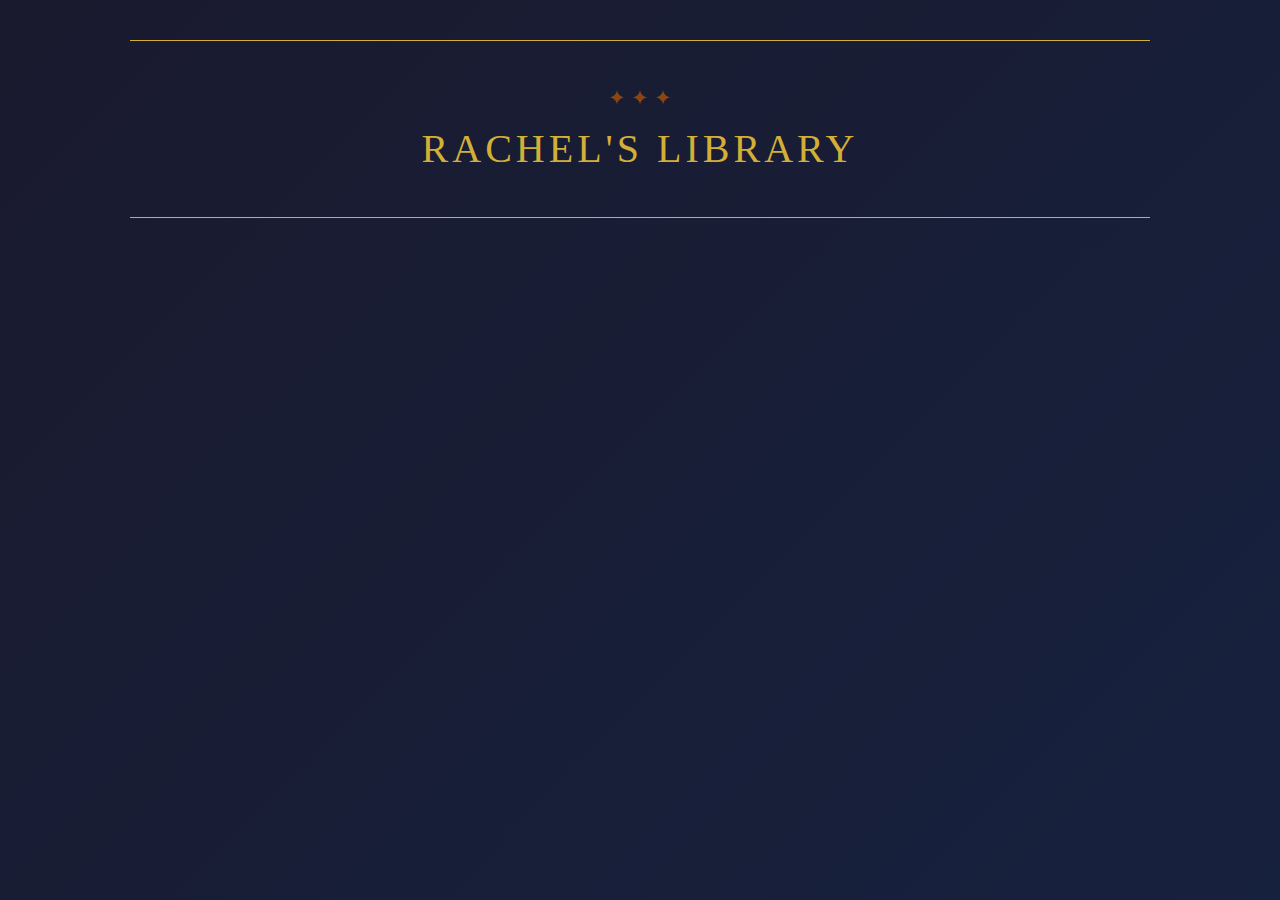
<file: 2024.html>
<!DOCTYPE html>
<html lang="en">
<head>
    <meta charset="UTF-8">
    <meta name="viewport" content="width=device-width, initial-scale=1.0">
    <title>Rachel's Library</title>
    <link rel="stylesheet" href="styles.css">
</head>
<body>
    <div class="container">
        <div class="header">
            <div class="ornament">✦ ✦ ✦</div>
            <h1>Rachel's Library</h1>
            <div class="nav-links"></div>
        </div>

        <!-- The gallery div with data attributes for which table/view to load -->
        <div id="gallery" class="gallery hidden" data-table-name="Books read" data-view-name="2024"></div>
    </div>

    <script src="library.js"></script>
</body>
</html>
</file>
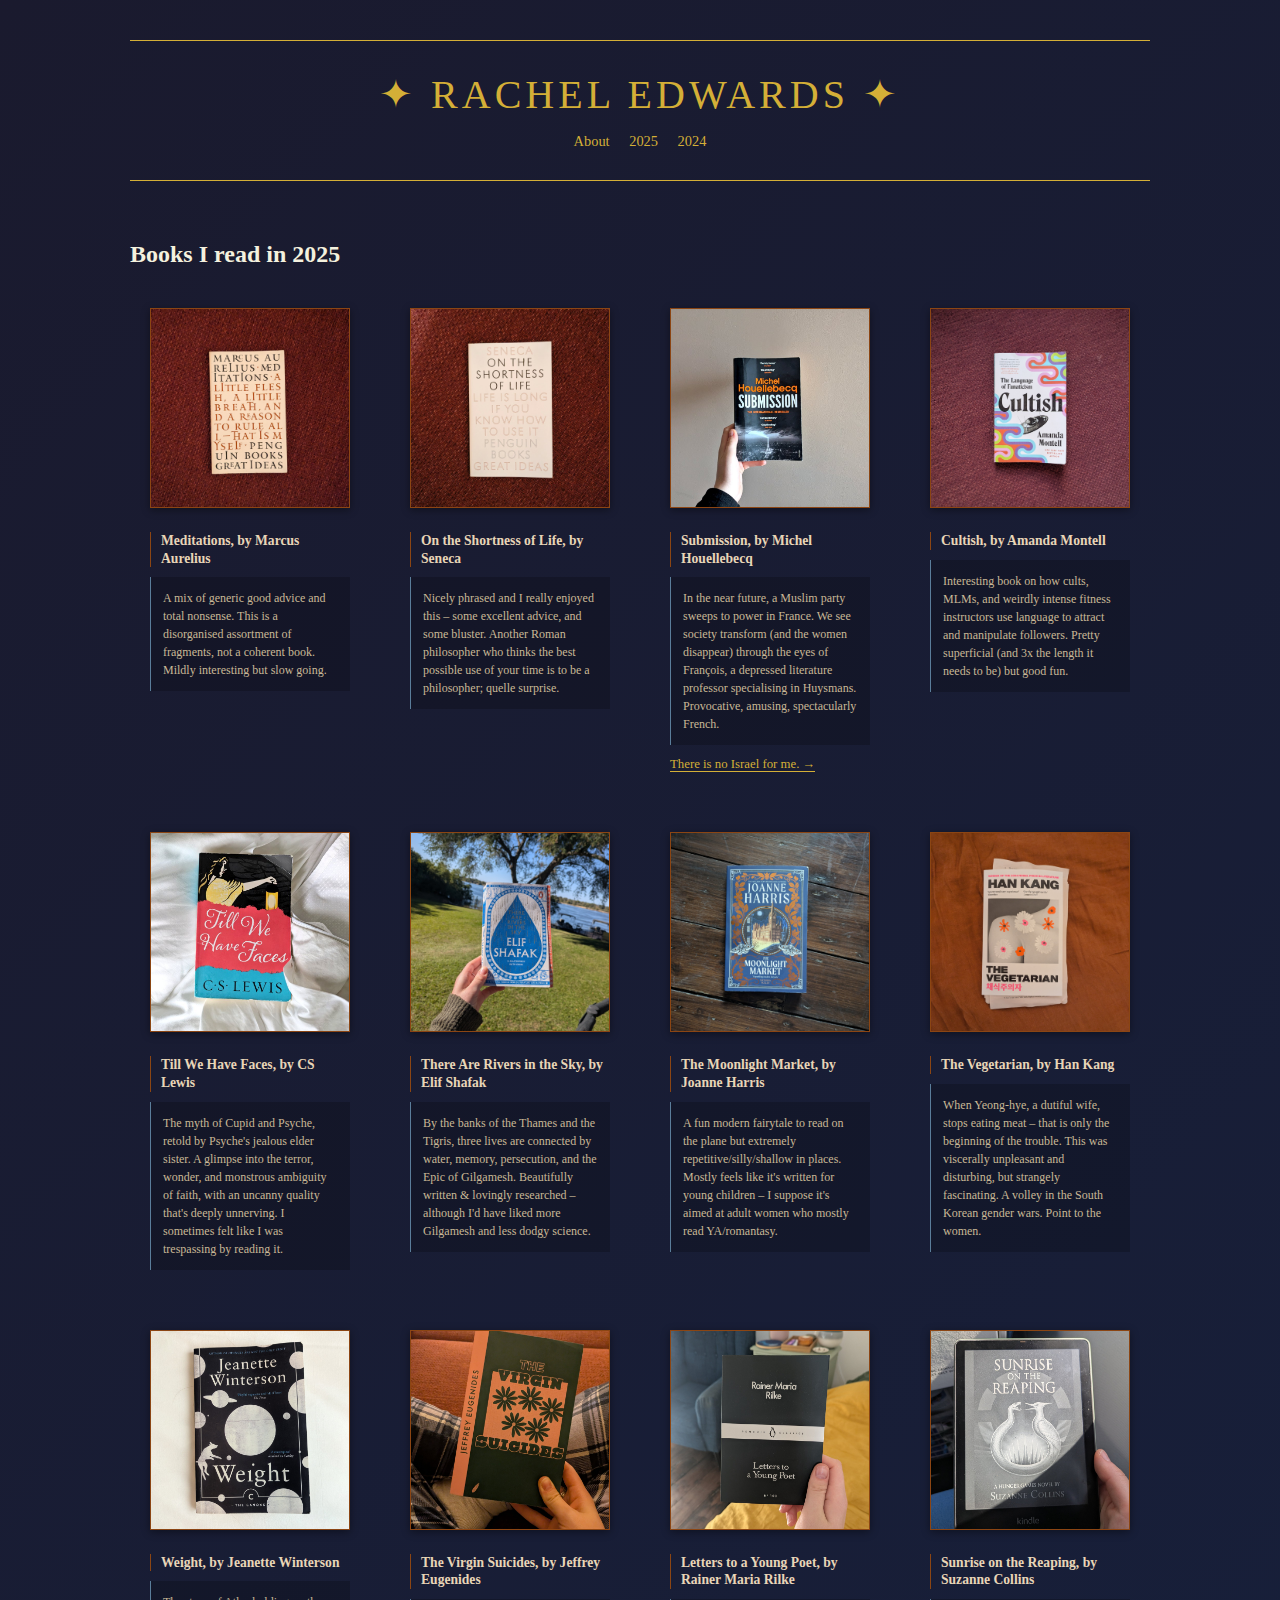
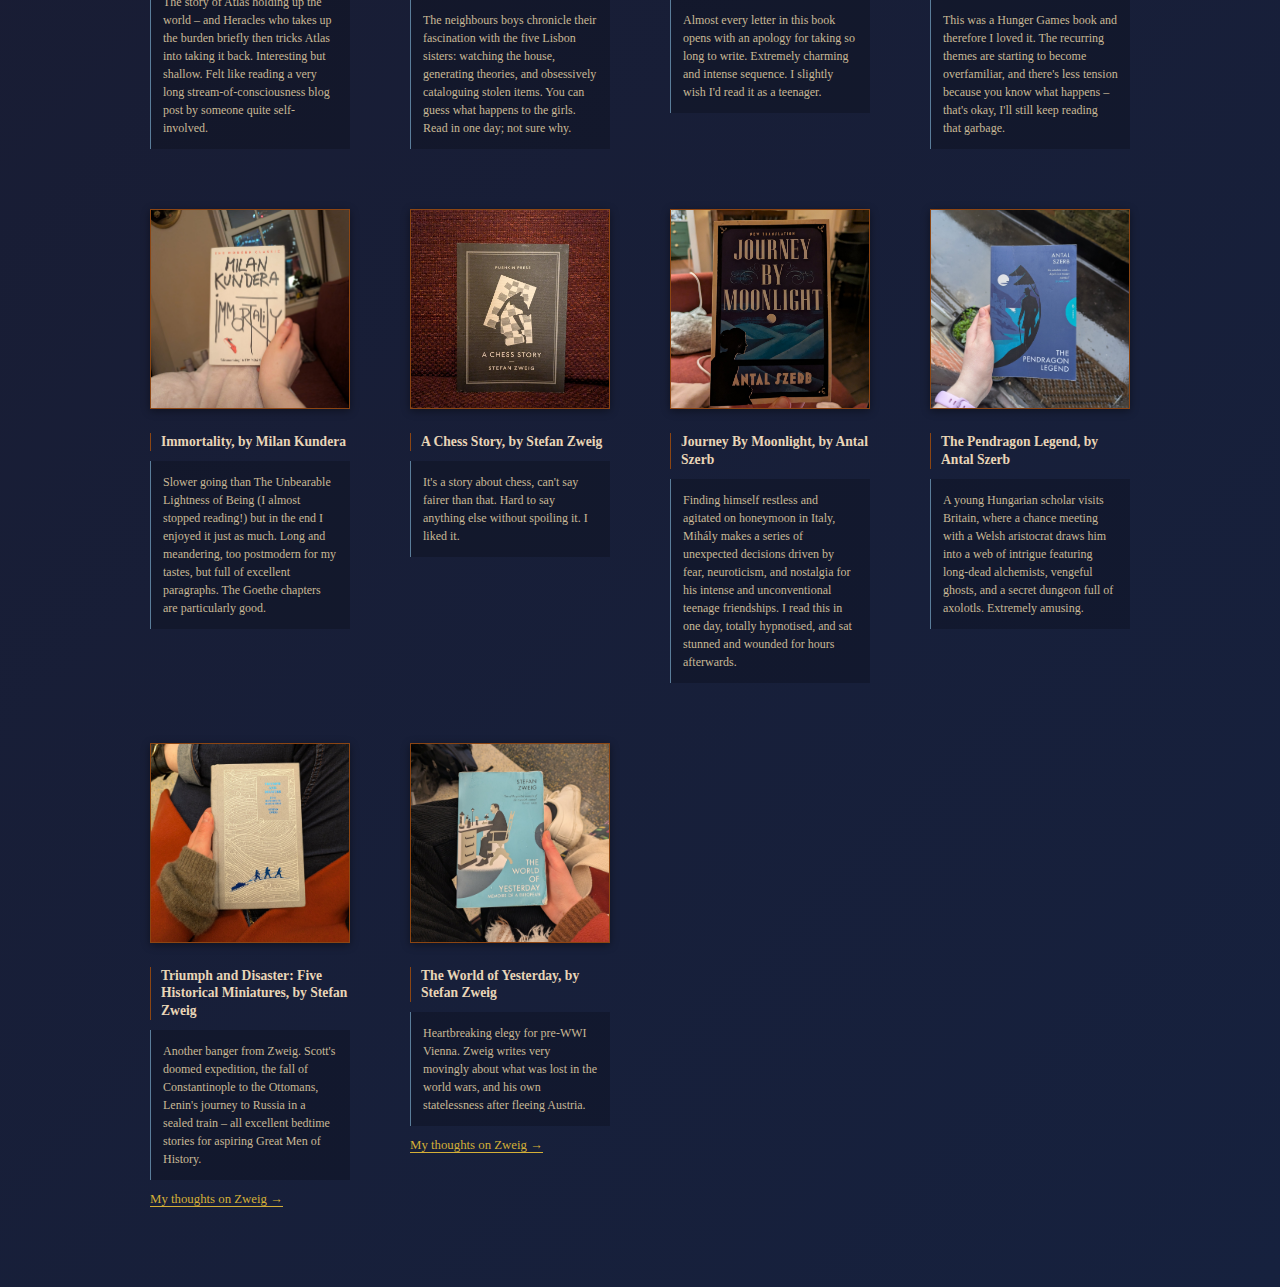
<file: 2025.html>
<!DOCTYPE html>
<html lang="en">
<head>
  <meta charset="UTF-8">
  <meta name="viewport" content="width=device-width, initial-scale=1.0">
  <title>Rachel&#39;s Library — 2025</title>
  <link rel="stylesheet" href="styles.css">
</head>
<body>
  <div class="container">
    <div class="header">
   <h1>✦ Rachel Edwards ✦</h1>
  <nav class="nav-sections">
    <div class="nav-links">
        <a href="index.html">About</a>
   <a href="2025.html">2025</a>
      <a href="2024.html">2024</a>
    </div>
  </nav>
</div>


<script>
  // Run this after the DOM is ready – if this script is at the bottom
  // of the HTML body, that's already true.
  (function() {
    // 1. Work out the "current page" part
    let here = window.location.pathname;
    // keep only the last bit after the last slash
    here = here.substring(here.lastIndexOf('/') + 1);

    // If it's empty (e.g. URL is just "/"), assume index.html
    if (!here) {
      here = 'index.html';
    }

    // 2. Loop over all nav links
    document.querySelectorAll('.nav-links a').forEach(a => {
      let href = a.getAttribute('href');

      // Normalise href in the same way:
      // - if href is "/" or empty, treat it as index.html
      if (href === '/' || href === '') {
        href = 'index.html';
      }

      if (href === here) {
        a.classList.add('active');
      }
    });
  })();
</script>

    <div class="page-heading">
      <h2>Books I read in 2025</h2>
    </div>
    <div id="gallery" class="gallery">
      <div class="book-card"><img src="images/meditations-by-marcus-aurelius.jpeg" alt="Cover of Meditations, by Marcus Aurelius" class="book-cover" loading="lazy"><div class="book-title">Meditations, by Marcus Aurelius</div><div class="book-notes">A mix of generic good advice and total nonsense. This is a disorganised assortment of fragments, not a coherent book. Mildly interesting but slow going. </div></div>
      <div class="book-card"><img src="images/on-the-shortness-of-life-by-seneca.jpeg" alt="Cover of On the Shortness of Life, by Seneca" class="book-cover" loading="lazy"><div class="book-title">On the Shortness of Life, by Seneca</div><div class="book-notes">Nicely phrased and I really enjoyed this – some excellent advice, and some bluster. Another Roman philosopher who thinks the best possible use of your time is to be a philosopher; quelle surprise.</div></div>
      <div class="book-card"><img src="images/submission-by-michel-houellebecq.jpeg" alt="Cover of Submission, by Michel Houellebecq" class="book-cover" loading="lazy"><div class="book-title">Submission, by Michel Houellebecq</div><div class="book-notes">In the near future, a Muslim party sweeps to power in France. We see society transform (and the women disappear) through the eyes of François, a depressed literature professor specialising in Huysmans. Provocative, amusing, spectacularly French.
</div><div class="book-link"><a href="https://x.com/levantophile/status/2000984928075571533?s=20" target="_blank" rel="noopener noreferrer">There is no Israel for me. →</a></div></div>
      <div class="book-card"><img src="images/cultish-by-amanda-montell.jpeg" alt="Cover of Cultish, by Amanda Montell" class="book-cover" loading="lazy"><div class="book-title">Cultish, by Amanda Montell</div><div class="book-notes">Interesting book on how cults, MLMs, and weirdly intense fitness instructors use language to attract and manipulate followers. Pretty superficial (and 3x the length it needs to be) but good fun.</div></div>
      <div class="book-card"><img src="images/till-we-have-faces-by-cs-lewis.jpeg" alt="Cover of Till We Have Faces, by CS Lewis" class="book-cover" loading="lazy"><div class="book-title">Till We Have Faces, by CS Lewis</div><div class="book-notes">The myth of Cupid and Psyche, retold by Psyche&#39;s jealous elder sister. A glimpse into the terror, wonder, and monstrous ambiguity of faith, with an uncanny quality that&#39;s deeply unnerving. I sometimes felt like I was trespassing by reading it.</div></div>
      <div class="book-card"><img src="images/there-are-rivers-in-the-sky-by-elif-shafak.jpeg" alt="Cover of There Are Rivers in the Sky, by Elif Shafak" class="book-cover" loading="lazy"><div class="book-title">There Are Rivers in the Sky, by Elif Shafak</div><div class="book-notes">By the banks of the Thames and the Tigris, three lives are connected by water, memory, persecution, and the Epic of Gilgamesh. Beautifully written &amp; lovingly researched – although I&#39;d have liked more Gilgamesh and less dodgy science.</div></div>
      <div class="book-card"><img src="images/the-moonlight-market-by-joanne-harris.jpeg" alt="Cover of The Moonlight Market, by Joanne Harris" class="book-cover" loading="lazy"><div class="book-title">The Moonlight Market, by Joanne Harris</div><div class="book-notes">A fun modern fairytale to read on the plane but extremely repetitive/silly/shallow in places. Mostly feels like it&#39;s written for young children – I suppose it&#39;s aimed at adult women who mostly read YA/romantasy.
</div></div>
      <div class="book-card"><img src="images/the-vegetarian-by-han-kang.jpeg" alt="Cover of The Vegetarian, by Han Kang" class="book-cover" loading="lazy"><div class="book-title">The Vegetarian, by Han Kang</div><div class="book-notes">When Yeong-hye, a dutiful wife, stops eating meat – that is only the beginning of the trouble. This was viscerally unpleasant and disturbing, but strangely fascinating. A volley in the South Korean gender wars. Point to the women.</div></div>
      <div class="book-card"><img src="images/weight-by-jeanette-winterson.jpeg" alt="Cover of Weight, by Jeanette Winterson" class="book-cover" loading="lazy"><div class="book-title">Weight, by Jeanette Winterson</div><div class="book-notes">The story of Atlas holding up the world – and Heracles who takes up the burden briefly then tricks Atlas into taking it back. Interesting but shallow. Felt like reading a very long stream-of-consciousness blog post by someone quite self-involved.</div></div>
      <div class="book-card"><img src="images/the-virgin-suicides-by-jeffrey-eugenides.jpeg" alt="Cover of The Virgin Suicides, by Jeffrey Eugenides" class="book-cover" loading="lazy"><div class="book-title">The Virgin Suicides, by Jeffrey Eugenides</div><div class="book-notes">The neighbours boys chronicle their fascination with the five Lisbon sisters: watching the house, generating theories, and obsessively cataloguing stolen items. You can guess what happens to the girls. Read in one day; not sure why.
</div></div>
      <div class="book-card"><img src="images/letters-to-a-young-poet-by-rainer-maria-rilke.jpeg" alt="Cover of Letters to a Young Poet, by Rainer Maria Rilke" class="book-cover" loading="lazy"><div class="book-title">Letters to a Young Poet, by Rainer Maria Rilke</div><div class="book-notes">Almost every letter in this book opens with an apology for taking so long to write. Extremely charming and intense sequence. I slightly wish I&#39;d read it as a teenager.</div></div>
      <div class="book-card"><img src="images/sunrise-on-the-reaping-by-suzanne-collins.jpeg" alt="Cover of Sunrise on the Reaping, by Suzanne Collins" class="book-cover" loading="lazy"><div class="book-title">Sunrise on the Reaping, by Suzanne Collins</div><div class="book-notes">This was a Hunger Games book and therefore I loved it. The recurring themes are starting to become overfamiliar, and there&#39;s less tension because you know what happens – that&#39;s okay, I&#39;ll still keep reading that garbage.</div></div>
      <div class="book-card"><img src="images/immortality-by-milan-kundera.jpeg" alt="Cover of Immortality, by Milan Kundera" class="book-cover" loading="lazy"><div class="book-title">Immortality, by Milan Kundera</div><div class="book-notes">Slower going than The Unbearable Lightness of Being (I almost stopped reading!) but in the end I enjoyed it just as much. Long and meandering, too postmodern for my tastes, but full of excellent paragraphs. The Goethe chapters are particularly good.
</div></div>
      <div class="book-card"><img src="images/a-chess-story-by-stefan-zweig.jpeg" alt="Cover of A Chess Story, by Stefan Zweig" class="book-cover" loading="lazy"><div class="book-title">A Chess Story, by Stefan Zweig</div><div class="book-notes">It&#39;s a story about chess, can&#39;t say fairer than that. Hard to say anything else without spoiling it. I liked it.</div></div>
      <div class="book-card"><img src="images/journey-by-moonlight-by-antal-szerb.jpeg" alt="Cover of Journey By Moonlight, by Antal Szerb" class="book-cover" loading="lazy"><div class="book-title">Journey By Moonlight, by Antal Szerb</div><div class="book-notes">Finding himself restless and agitated on honeymoon in Italy, Mihály makes a series of unexpected decisions driven by fear, neuroticism, and nostalgia for his intense and unconventional teenage friendships. I read this in one day, totally hypnotised, and sat stunned and wounded for hours afterwards. </div></div>
      <div class="book-card"><img src="images/the-pendragon-legend-by-antal-szerb.jpeg" alt="Cover of The Pendragon Legend, by Antal Szerb" class="book-cover" loading="lazy"><div class="book-title">The Pendragon Legend, by Antal Szerb</div><div class="book-notes">A young Hungarian scholar visits Britain, where a chance meeting with a Welsh aristocrat draws him into a web of intrigue featuring long-dead alchemists, vengeful ghosts, and a secret dungeon full of axolotls. Extremely amusing.</div></div>
      <div class="book-card"><img src="images/triumph-and-disaster-five-historical-miniatures-by-stefan-zweig.jpeg" alt="Cover of Triumph and Disaster: Five Historical Miniatures, by Stefan Zweig" class="book-cover" loading="lazy"><div class="book-title">Triumph and Disaster: Five Historical Miniatures, by Stefan Zweig</div><div class="book-notes">Another banger from Zweig. Scott&#39;s doomed expedition, the fall of Constantinople to the Ottomans, Lenin&#39;s journey to Russia in a sealed train – all excellent bedtime stories for aspiring Great Men of History.
</div><div class="book-link"><a href="https://eclecticletters.substack.com/i/153995300/the-works-of-stefan-zweig" target="_blank" rel="noopener noreferrer">My thoughts on Zweig →</a></div></div>
      <div class="book-card"><img src="images/the-world-of-yesterday-by-stefan-zweig.jpeg" alt="Cover of The World of Yesterday, by Stefan Zweig" class="book-cover" loading="lazy"><div class="book-title">The World of Yesterday, by Stefan Zweig</div><div class="book-notes">Heartbreaking elegy for pre-WWI Vienna. Zweig writes very movingly about what was lost in the world wars, and his own statelessness after fleeing Austria. 
</div><div class="book-link"><a href="https://eclecticletters.substack.com/i/153995300/the-works-of-stefan-zweig" target="_blank" rel="noopener noreferrer">My thoughts on Zweig →</a></div></div>
    </div>
  </div>
</body>
</html>
</file>
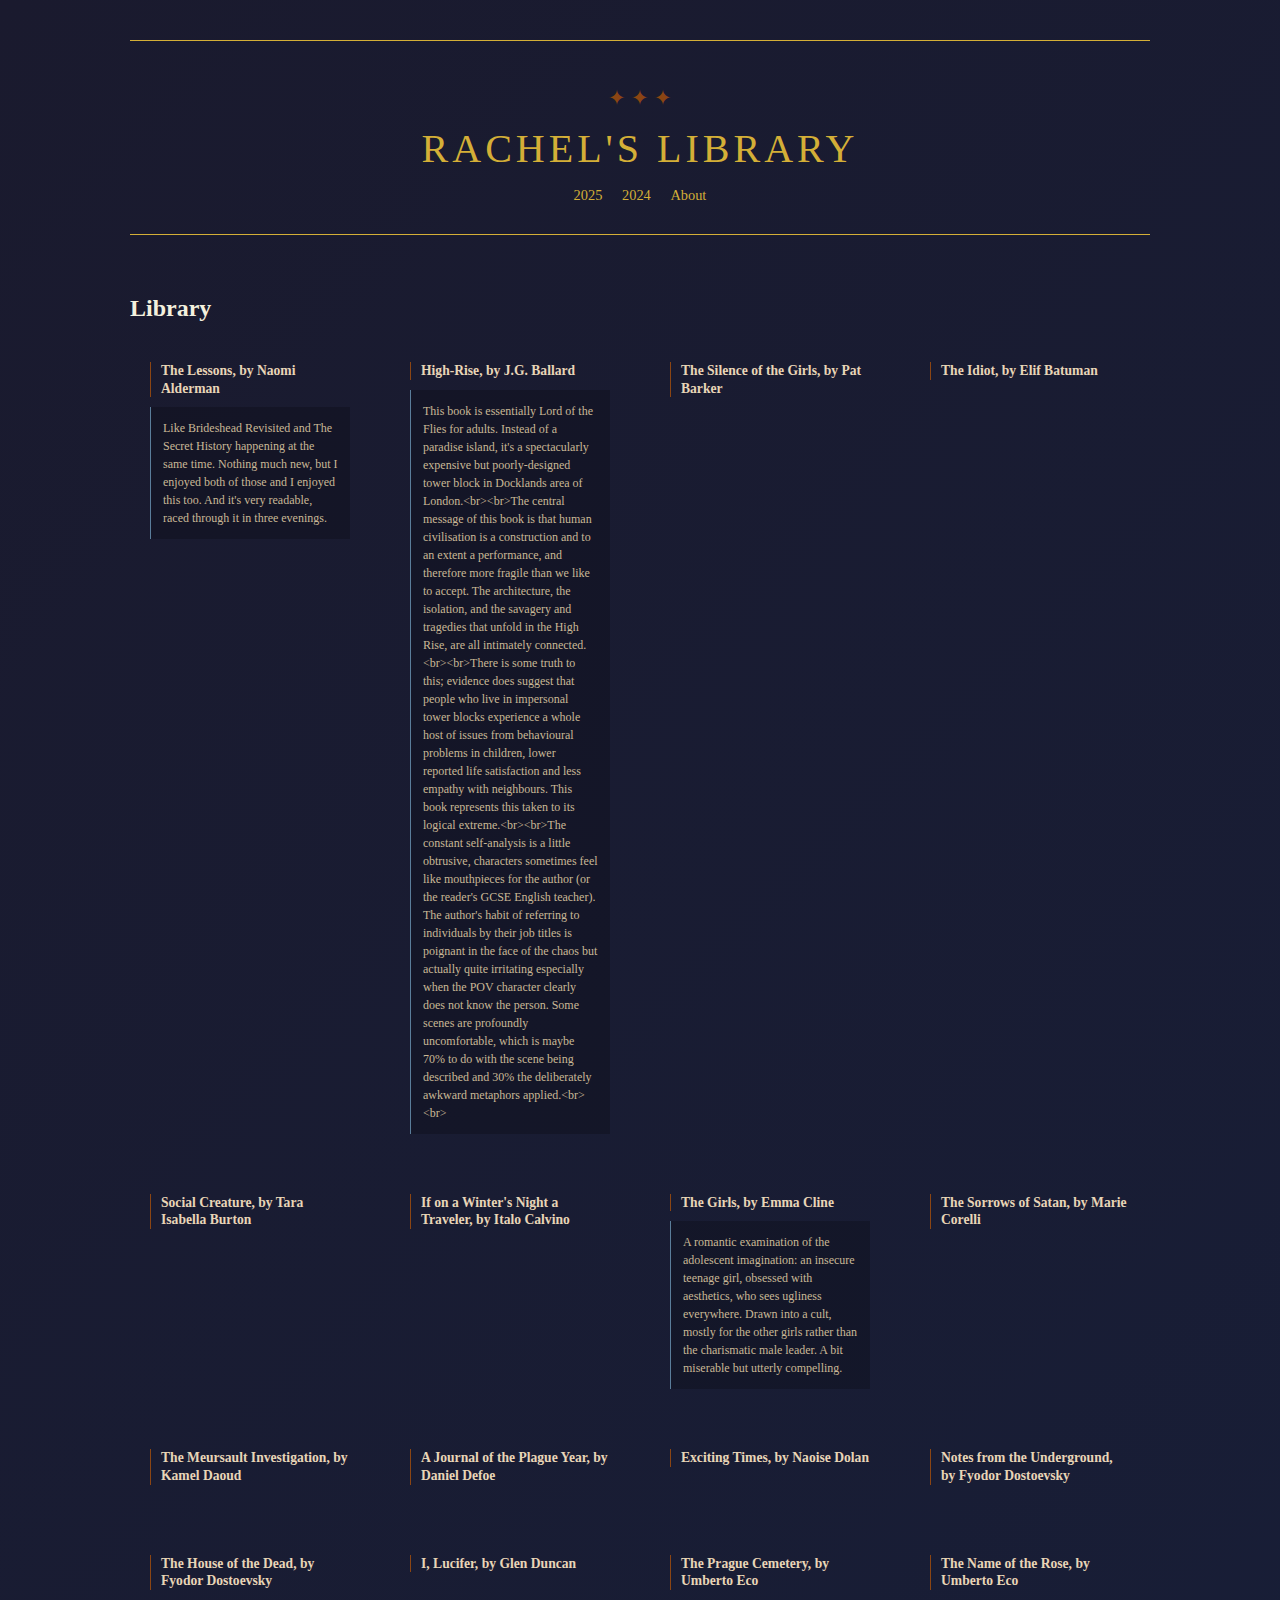
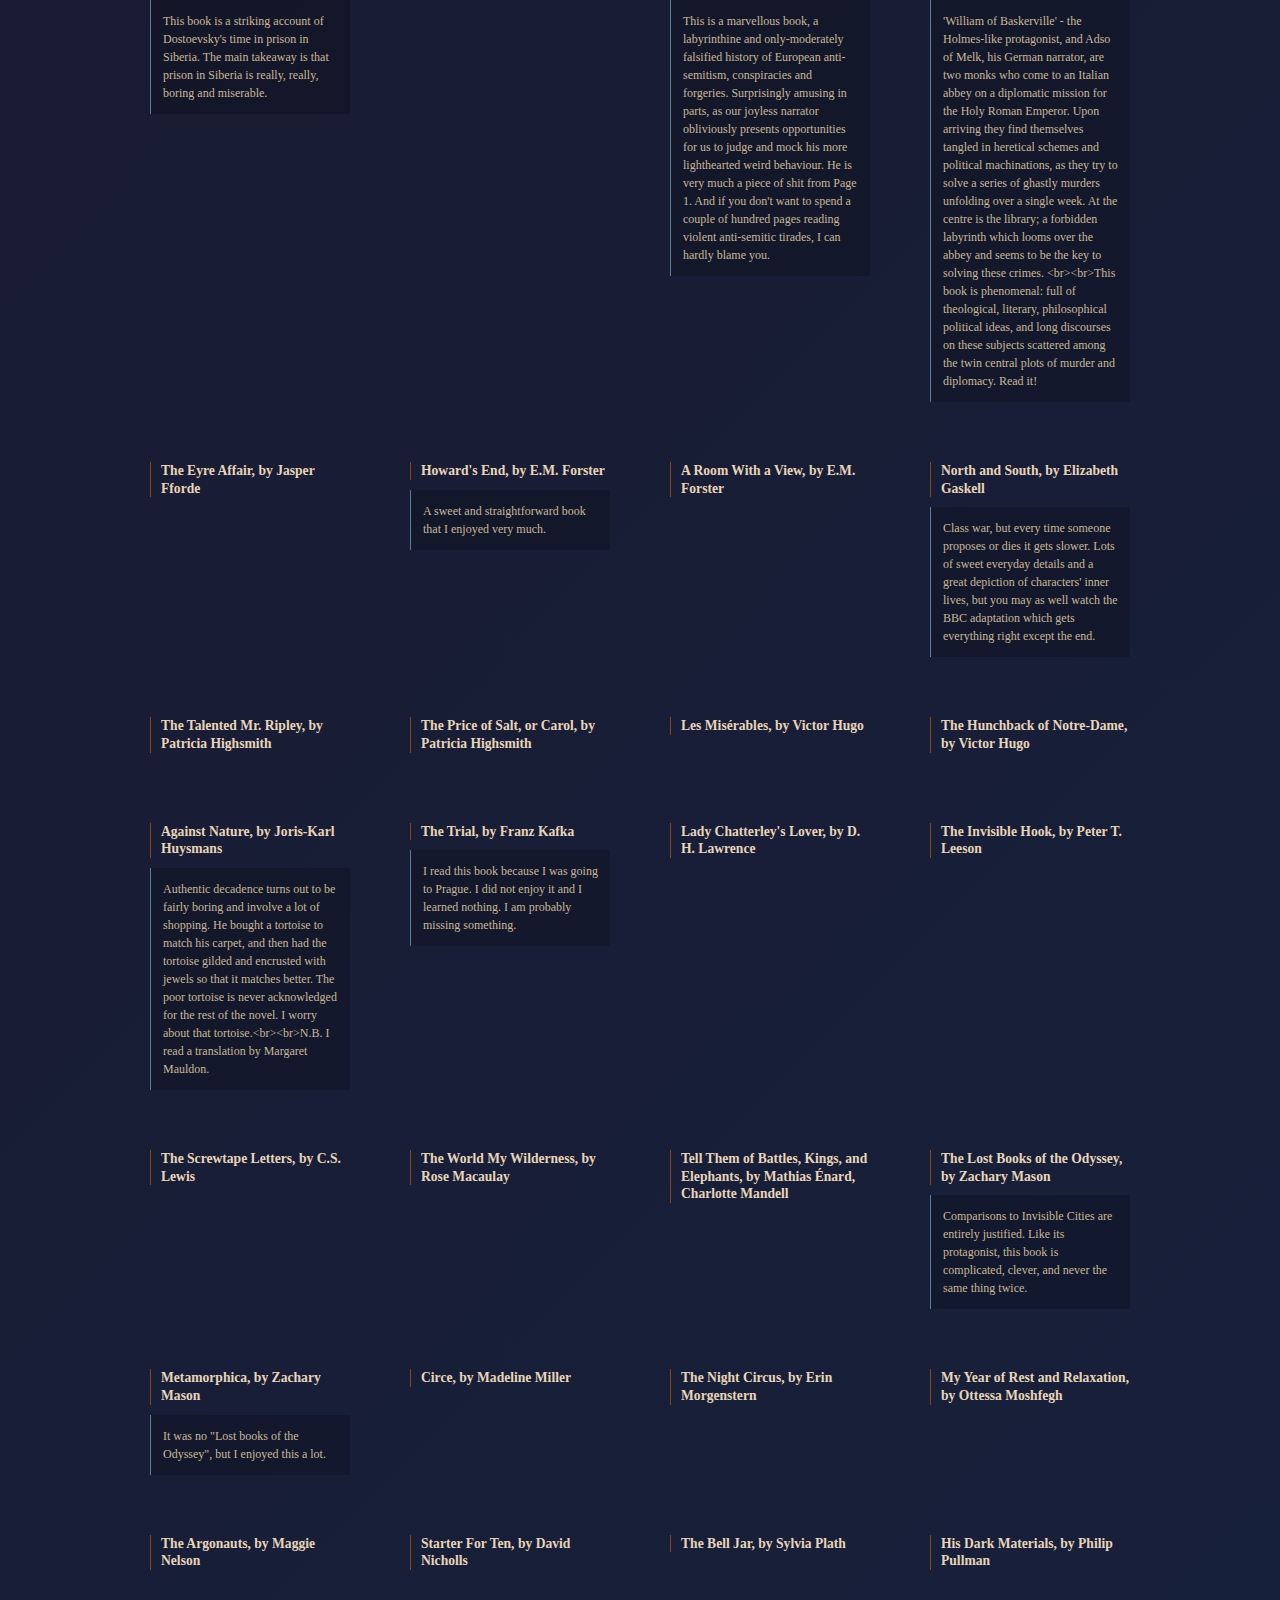
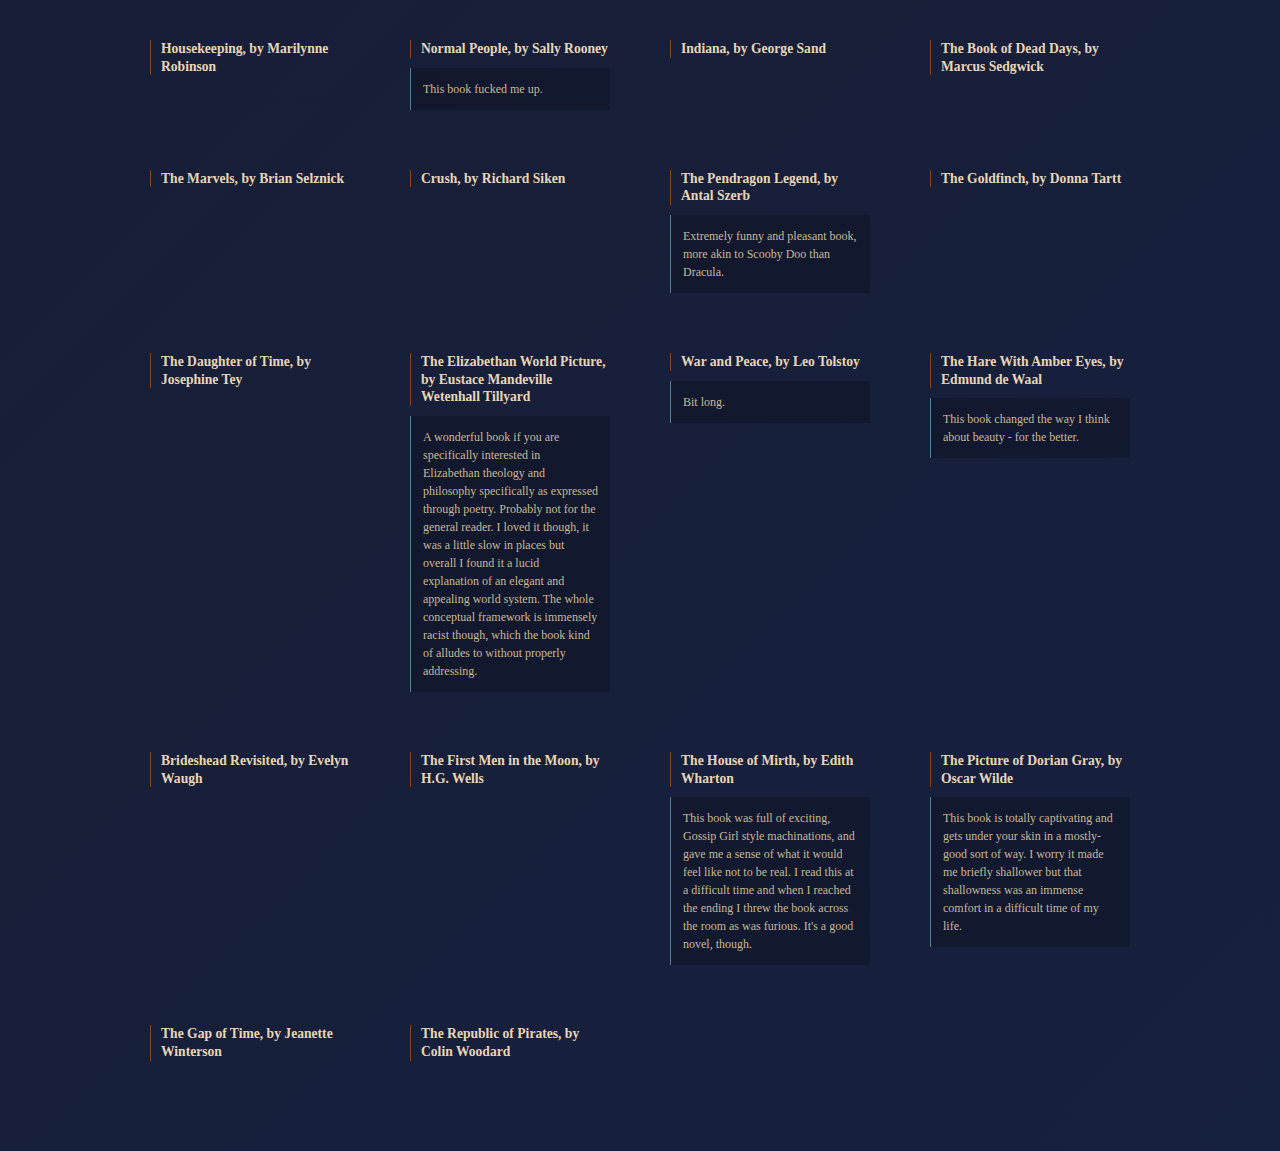
<file: library.html>
<!DOCTYPE html>
<html lang="en">
<head>
  <meta charset="UTF-8">
  <meta name="viewport" content="width=device-width, initial-scale=1.0">
  <title>Rachel&#39;s Library — Library</title>
  <link rel="stylesheet" href="styles.css">
</head>
<body class="list-view">
  <div class="container">
    <div class="header">
  <div class="ornament">✦ ✦ ✦</div>
  <h1>Rachel's Library</h1>
  <nav class="nav-sections">
    <div class="nav-links">
      <a href="2025.html">2025</a>
      <a href="2024.html">2024</a>
      <a href="about.html">About</a>
    </div>
  </nav>
</div>

<script>
  const here = location.pathname.split('/').pop() || 'index.html';
  document.querySelectorAll('.nav-links a').forEach(a => {
    if (a.getAttribute('href') === here) {
      a.classList.add('active');
    }
  });
</script>

    <div class="page-heading">
      <h2>Library</h2>
    </div>
    <div id="gallery" class="gallery">
      <div class="book-card"><div class="book-title">The Lessons, by Naomi Alderman</div><div class="book-notes">Like Brideshead Revisited and The Secret History happening at the same time. Nothing much new, but I enjoyed both of those and I enjoyed this too. And it&#39;s very readable, raced through it in three evenings.</div></div>
      <div class="book-card"><div class="book-title">High-Rise, by J.G. Ballard</div><div class="book-notes">This book is essentially Lord of the Flies for adults. Instead of a paradise island, it&#39;s a spectacularly expensive but poorly-designed tower block in Docklands area of London.&lt;br&gt;&lt;br&gt;The central message of this book is that human civilisation is a construction and to an extent a performance, and therefore more fragile than we like to accept. The architecture, the isolation, and the savagery and tragedies that unfold in the High Rise, are all intimately connected. &lt;br&gt;&lt;br&gt;There is some truth to this; evidence does suggest that people who live in impersonal tower blocks experience a whole host of issues from behavioural problems in children, lower reported life satisfaction and less empathy with neighbours.  This book represents this taken to its logical extreme.&lt;br&gt;&lt;br&gt;The constant self-analysis is a little obtrusive, characters sometimes feel like mouthpieces for the author (or the reader&#39;s GCSE English teacher). The author&#39;s habit of referring to individuals by their job titles is poignant in the face of the chaos but actually quite irritating especially when the POV character clearly does not know the person.  Some scenes are profoundly uncomfortable, which is maybe 70% to do with the scene being described and 30% the deliberately awkward metaphors applied.&lt;br&gt;&lt;br&gt;</div></div>
      <div class="book-card"><div class="book-title">The Silence of the Girls, by Pat Barker</div></div>
      <div class="book-card"><div class="book-title">The Idiot, by Elif Batuman</div></div>
      <div class="book-card"><div class="book-title">Social Creature, by Tara Isabella Burton</div></div>
      <div class="book-card"><div class="book-title">If on a Winter&#39;s Night a Traveler, by Italo Calvino</div></div>
      <div class="book-card"><div class="book-title">The Girls, by Emma Cline</div><div class="book-notes">A romantic examination of the adolescent imagination: an insecure teenage girl, obsessed with aesthetics, who sees ugliness everywhere. Drawn into a cult, mostly for the other girls rather than the charismatic male leader. A bit miserable but utterly compelling.</div></div>
      <div class="book-card"><div class="book-title">The Sorrows of Satan, by Marie Corelli</div></div>
      <div class="book-card"><div class="book-title">The Meursault Investigation, by Kamel Daoud</div></div>
      <div class="book-card"><div class="book-title">A Journal of the Plague Year, by Daniel Defoe</div></div>
      <div class="book-card"><div class="book-title">Exciting Times, by Naoise Dolan</div></div>
      <div class="book-card"><div class="book-title">Notes from the Underground, by Fyodor Dostoevsky</div></div>
      <div class="book-card"><div class="book-title">The House of the Dead, by Fyodor Dostoevsky</div><div class="book-notes">This book is a striking account of Dostoevsky&#39;s time in prison in Siberia. The main takeaway is that prison in Siberia is really, really, boring and miserable.</div></div>
      <div class="book-card"><div class="book-title">I, Lucifer, by Glen Duncan</div></div>
      <div class="book-card"><div class="book-title">The Prague Cemetery, by Umberto Eco</div><div class="book-notes">This is a marvellous book, a labyrinthine and only-moderately falsified history of European anti-semitism, conspiracies and forgeries. Surprisingly amusing in parts, as our joyless narrator obliviously presents opportunities for us to judge and mock his more lighthearted weird behaviour. He is very much a piece of shit from Page 1. And if you don&#39;t want to spend a couple of hundred pages reading violent anti-semitic tirades, I can hardly blame you.</div></div>
      <div class="book-card"><div class="book-title">The Name of the Rose, by Umberto Eco</div><div class="book-notes">&#39;William of Baskerville&#39; - the Holmes-like protagonist, and Adso of Melk, his German narrator, are two monks who come to an Italian abbey on a diplomatic mission for the Holy Roman Emperor.  Upon arriving they find themselves tangled in heretical schemes and political machinations, as they try to solve a series of ghastly murders unfolding over a single week.  At the centre is the library; a forbidden labyrinth which looms over the abbey and seems to be the key to solving these crimes.  &lt;br&gt;&lt;br&gt;This book is phenomenal: full of theological, literary, philosophical political ideas, and long discourses on these subjects scattered among the twin central plots of murder and diplomacy.  Read it!</div></div>
      <div class="book-card"><div class="book-title">The Eyre Affair, by Jasper Fforde</div></div>
      <div class="book-card"><div class="book-title">Howard&#39;s End, by E.M. Forster</div><div class="book-notes">A sweet and straightforward book that I enjoyed very much.</div></div>
      <div class="book-card"><div class="book-title">A Room With a View, by E.M. Forster</div></div>
      <div class="book-card"><div class="book-title">North and South, by Elizabeth Gaskell</div><div class="book-notes">Class war, but every time someone proposes or dies it gets slower. Lots of sweet everyday details and a great depiction of characters&#39; inner lives, but you may as well watch the BBC adaptation which gets everything right except the end.</div></div>
      <div class="book-card"><div class="book-title">The Talented Mr. Ripley, by Patricia Highsmith</div></div>
      <div class="book-card"><div class="book-title">The Price of Salt, or Carol, by Patricia Highsmith</div></div>
      <div class="book-card"><div class="book-title">Les Misérables, by Victor Hugo</div></div>
      <div class="book-card"><div class="book-title">The Hunchback of Notre-Dame, by Victor Hugo</div></div>
      <div class="book-card"><div class="book-title">Against Nature, by Joris-Karl Huysmans</div><div class="book-notes">Authentic decadence turns out to be fairly boring and involve a lot of shopping. He bought a tortoise to match his carpet, and then had the tortoise gilded and encrusted with jewels so that it matches better. The poor tortoise is never acknowledged for the rest of the novel. I worry about that tortoise.&lt;br&gt;&lt;br&gt;N.B. I read a translation by Margaret Mauldon.</div></div>
      <div class="book-card"><div class="book-title">The Trial, by Franz Kafka</div><div class="book-notes">I read this book because I was going to Prague. I did not enjoy it and I learned nothing.  I am probably missing something.</div></div>
      <div class="book-card"><div class="book-title">Lady Chatterley&#39;s Lover, by D. H. Lawrence</div></div>
      <div class="book-card"><div class="book-title">The Invisible Hook, by Peter T. Leeson</div></div>
      <div class="book-card"><div class="book-title">The Screwtape Letters, by C.S. Lewis</div></div>
      <div class="book-card"><div class="book-title">The World My Wilderness, by Rose Macaulay</div></div>
      <div class="book-card"><div class="book-title">Tell Them of Battles, Kings, and Elephants, by Mathias Énard, Charlotte Mandell</div></div>
      <div class="book-card"><div class="book-title">The Lost Books of the Odyssey, by Zachary Mason</div><div class="book-notes">Comparisons to Invisible Cities are entirely justified. Like its protagonist, this book is complicated, clever, and never the same thing twice.</div></div>
      <div class="book-card"><div class="book-title">Metamorphica, by Zachary Mason</div><div class="book-notes">It was no &quot;Lost books of the Odyssey&quot;, but I enjoyed this a lot.</div></div>
      <div class="book-card"><div class="book-title">Circe, by Madeline Miller</div></div>
      <div class="book-card"><div class="book-title">The Night Circus, by Erin Morgenstern</div></div>
      <div class="book-card"><div class="book-title">My Year of Rest and Relaxation, by Ottessa Moshfegh</div></div>
      <div class="book-card"><div class="book-title">The Argonauts, by Maggie Nelson</div></div>
      <div class="book-card"><div class="book-title">Starter For Ten, by David Nicholls</div></div>
      <div class="book-card"><div class="book-title">The Bell Jar, by Sylvia Plath</div></div>
      <div class="book-card"><div class="book-title">His Dark Materials, by Philip Pullman</div></div>
      <div class="book-card"><div class="book-title">Housekeeping, by Marilynne Robinson</div></div>
      <div class="book-card"><div class="book-title">Normal People, by Sally Rooney</div><div class="book-notes">This book fucked me up.</div></div>
      <div class="book-card"><div class="book-title">Indiana, by George Sand</div></div>
      <div class="book-card"><div class="book-title">The Book of Dead Days, by Marcus Sedgwick</div></div>
      <div class="book-card"><div class="book-title">The Marvels, by Brian Selznick</div></div>
      <div class="book-card"><div class="book-title">Crush, by Richard Siken</div></div>
      <div class="book-card"><div class="book-title">The Pendragon Legend, by Antal Szerb</div><div class="book-notes">Extremely funny and pleasant book, more akin to Scooby Doo than Dracula.</div></div>
      <div class="book-card"><div class="book-title">The Goldfinch, by Donna Tartt</div></div>
      <div class="book-card"><div class="book-title">The Daughter of Time, by Josephine Tey</div></div>
      <div class="book-card"><div class="book-title">The Elizabethan World Picture, by Eustace Mandeville Wetenhall Tillyard</div><div class="book-notes">A wonderful book if you are specifically interested in Elizabethan theology and philosophy specifically as expressed through poetry. Probably not for the general reader. I loved it though, it was a little slow in places but overall I found it a lucid explanation of an elegant and appealing world system.  The whole conceptual framework is immensely racist though, which the book kind of alludes to without properly addressing.</div></div>
      <div class="book-card"><div class="book-title">War and Peace, by Leo Tolstoy</div><div class="book-notes">Bit long.</div></div>
      <div class="book-card"><div class="book-title">The Hare With Amber Eyes, by Edmund de Waal</div><div class="book-notes">This book changed the way I think about beauty - for the better.</div></div>
      <div class="book-card"><div class="book-title">Brideshead Revisited, by Evelyn Waugh</div></div>
      <div class="book-card"><div class="book-title">The First Men in the Moon, by H.G. Wells</div></div>
      <div class="book-card"><div class="book-title">The House of Mirth, by Edith Wharton</div><div class="book-notes">This book was full of exciting, Gossip Girl style machinations, and gave me a sense of what it would feel like not to be real. I read this at a difficult time and when I reached the ending I threw the book across the room as was furious. It&#39;s a good novel, though.</div></div>
      <div class="book-card"><div class="book-title">The Picture of Dorian Gray, by Oscar Wilde</div><div class="book-notes">This book is totally captivating and gets under your skin in a mostly-good sort of way. I worry it made me briefly shallower but that shallowness was an immense comfort in a difficult time of my life.</div></div>
      <div class="book-card"><div class="book-title">The Gap of Time, by Jeanette Winterson</div></div>
      <div class="book-card"><div class="book-title">The Republic of Pirates, by Colin Woodard</div></div>
    </div>
  </div>
</body>
</html>
</file>
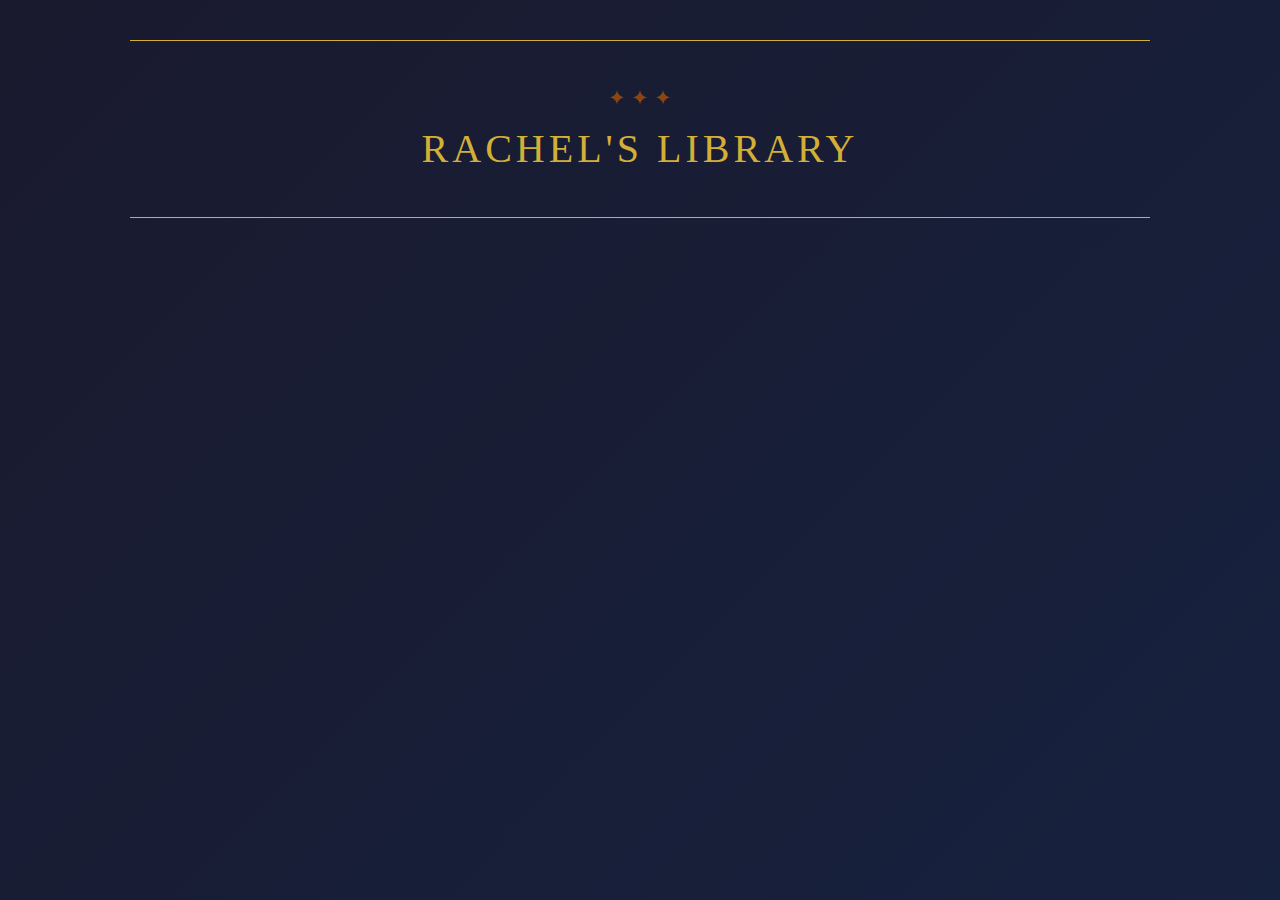
<file: other.html>
<!DOCTYPE html>
<html lang="en">
<head>
    <meta charset="UTF-8">
    <meta name="viewport" content="width=device-width, initial-scale=1.0">
    <title>Other Books - Rachel's Library</title>
    <link rel="stylesheet" href="styles.css">
</head>
<body class="list-view">
    <div class="container">
        <div class="header">
            <div class="ornament">✦ ✦ ✦</div>
            <h1>Rachel's Library</h1>
            <div class="nav-links"></div>
        </div>

        <div id="gallery" class="gallery hidden" data-table-name="Books read" data-view-name="Other books"></div>
    </div>

    <script src="library.js"></script>
</body>
</html>
</file>
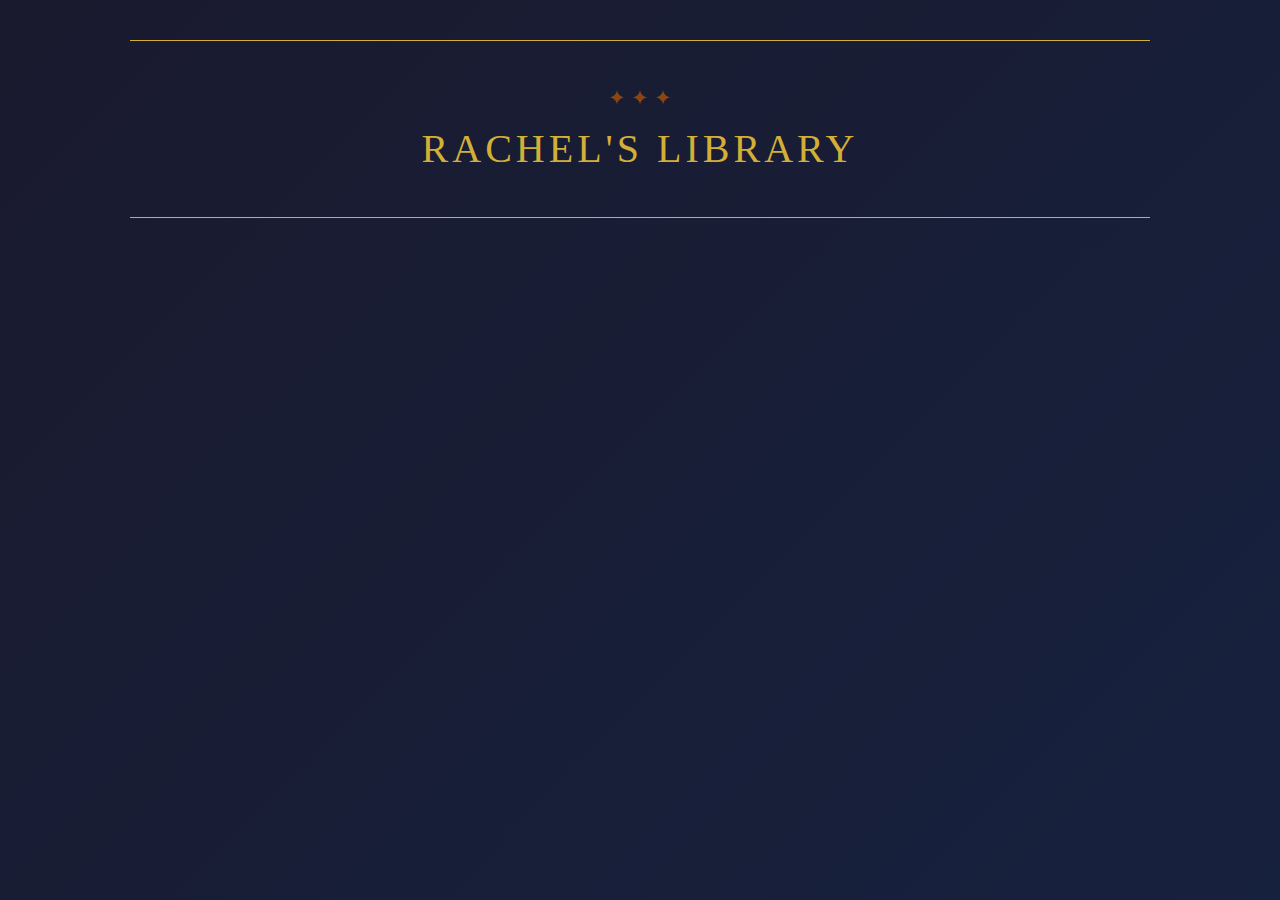
<file: otherbooks.html>
<!DOCTYPE html>
<html lang="en">
<head>
    <meta charset="UTF-8">
    <meta name="viewport" content="width=device-width, initial-scale=1.0">
    <title>Other Books - Rachel's Library</title>
    <link rel="stylesheet" href="styles.css">
    <style>
        /* Override gallery grid to show as a list */
        #gallery {
            display: block;
            max-width: 800px;
            margin: 0 auto;
        }

        /* Style book cards as list items */
        #gallery .book-card {
            background: linear-gradient(145deg, #2d3561 0%, #1f2544 100%);
            border: 1px solid #8b4513;
            padding: 20px;
            margin-bottom: 15px;
            border-radius: 4px;
            display: block;
        }

        /* Hide book covers on this page */
        #gallery .book-cover {
            display: none;
        }

        /* Adjust title styling for list */
        #gallery .book-title {
            font-size: 1.1em;
            margin-bottom: 12px;
        }

        /* Adjust notes styling for list */
        #gallery .book-notes {
            font-size: 0.95em;
            padding-left: 14px;
        }
    </style>
</head>
<body>
    <div class="container">
        <div class="header">
            <div class="ornament">✦ ✦ ✦</div>
            <h1>Rachel's Library</h1>
            <div class="nav-links"></div>
        </div>

        <div class="setup-prompt hidden" id="setupPrompt">
            <h2>First Time Setup</h2>
            <p>To display your books, please enter your Airtable Personal Access Token. This will be saved securely in your browser and never shared.</p>
            <input type="password" id="tokenInput" placeholder="Enter your Airtable token here">
            <button id="saveTokenButton">Save Token</button>
            <p style="font-size: 0.9em; margin-top: 15px; color: #8b4513;">
                Your token is stored locally in your browser only. No one else can access it.
            </p>
        </div>

        <div class="loading hidden" id="loading">Loading books...</div>
        
        <div id="gallery" class="hidden" data-table-name="Books read" data-view-name="Other books"></div>
    </div>

    <script src="library.js"></script>
</body>
</html>
</file>
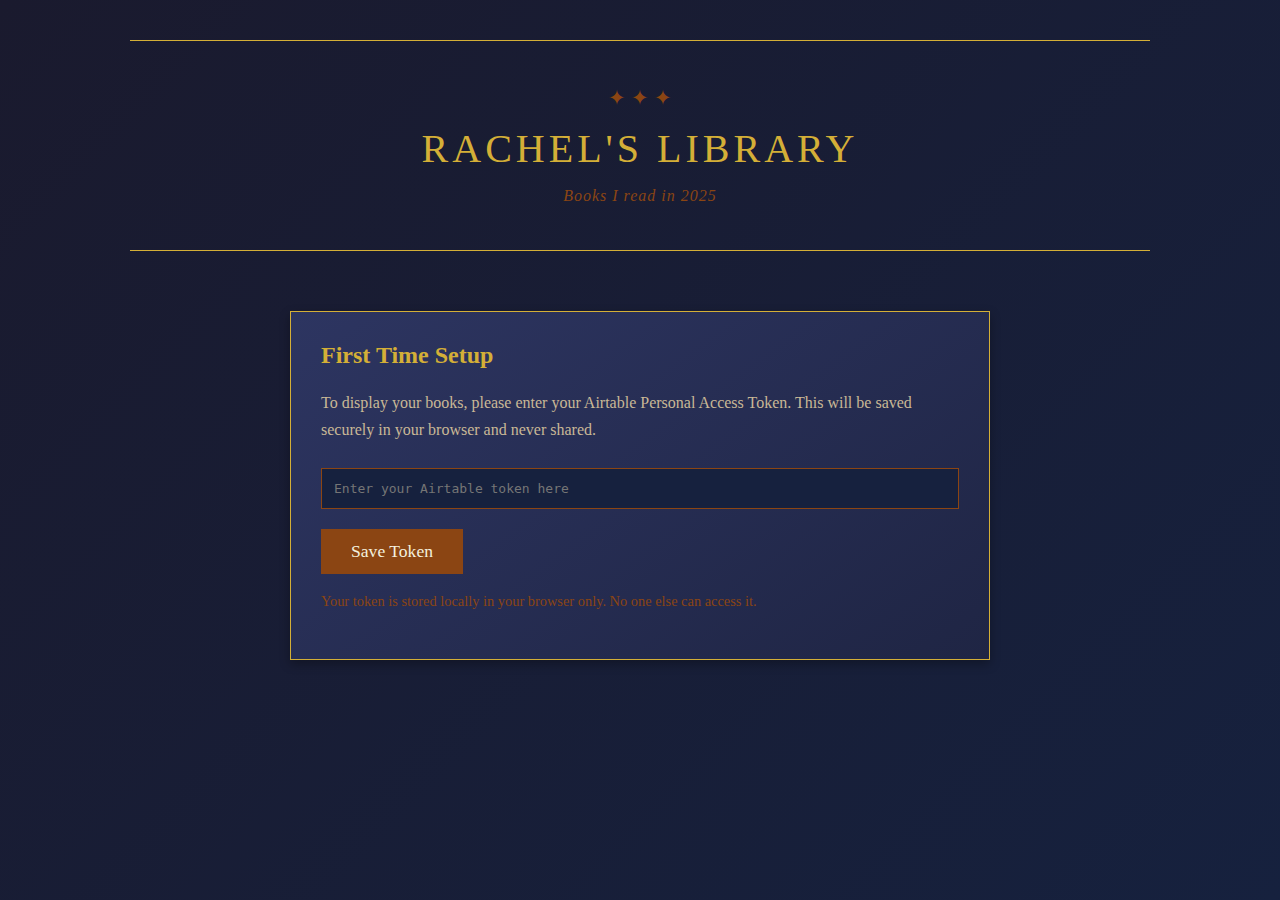
<file: recommend.html>
<!DOCTYPE html>
<html lang="en">
<head>
    <meta charset="UTF-8">
    <meta name="viewport" content="width=device-width, initial-scale=1.0">
    <title>Books I recommend</title>
   <link rel="stylesheet" href="styles.css">

</head>
<body>
    <div class="container">
   <div class="header">
    <div class="ornament">✦ ✦ ✦</div>
    <h1>Rachel's Library</h1>
    <div class="tagline">Books I read in 2025</div>  <!-- change per page as you like -->

    <!-- Empty nav; JS will fill this -->
    <nav class="nav-links"></nav>
</div>

        <div class="setup-prompt" id="setupPrompt">
            <h2>First Time Setup</h2>
            <p>To display your books, please enter your Airtable Personal Access Token. This will be saved securely in your browser and never shared.</p>
            <input type="password" id="tokenInput" placeholder="Enter your Airtable token here">
            <button onclick="saveToken()">Save Token</button>
            <p style="font-size: 0.9em; margin-top: 15px; color: #8b4513;">
                Your token is stored locally in your browser only. No one else can access it.
            </p>
        </div>

        <div class="loading hidden" id="loading">Loading books...</div>
<div
    class="gallery hidden"
    id="gallery"
    data-table-name="Books read"
    data-view-name="Recommended"
></div>

 <script src="library.js"></script>
</body>
</html>

</body>
</html>
</file>
<file: styles.css>
* {
            margin: 0;
            padding: 0;
            box-sizing: border-box;
        }

        body {
            font-family: 'Garamond', 'Georgia', serif;
            background: linear-gradient(135deg, #1a1a2e 0%, #16213e 100%);
            color: #f4f1de;
            padding: 40px 0;
            min-height: 100vh;
        }

        .container {
            max-width: 1100px;
            margin: 0 auto;
            padding: 0 40px;
        }

        .header {
            text-align: center;
            margin-bottom: 60px;
            padding: 30px 0;
            border-bottom: 1px solid #d4af37;
            border-top: 1px solid #d4af37;
            max-width: 1100px;
            margin-left: auto;
            margin-right: auto;
        }

        .tagline {
            color: #8b4513;
            font-size: 1em;
            font-style: italic;
            margin-top: 15px;
            letter-spacing: 1px;
        }

        h1 {
            font-size: 2.5em;
            color: #d4af37;
            letter-spacing: 4px;
            text-transform: uppercase;
            font-weight: 300;
            margin-bottom: 10px;
        }

        .ornament {
            color: #8b4513;
            font-size: 1.3em;
            margin: 15px 0;
        }
.nav-links {
    margin-top: 15px;
    font-size: 0.9em;
}

.nav-links a {
    color: #d4af37;
    text-decoration: none;
    margin: 0 8px;
    border-bottom: 1px solid transparent;
    padding-bottom: 2px;
}

.nav-links a:hover {
    border-bottom-color: #d4af37;
}

        .setup-prompt {
            max-width: 700px;
            margin: 40px auto;
            background: linear-gradient(145deg, #2d3561 0%, #1f2544 100%);
            border: 1px solid #d4af37;
            padding: 30px;
            box-shadow: 0 4px 10px rgba(0, 0, 0, 0.3);
        }

        .setup-prompt h2 {
            color: #d4af37;
            margin-bottom: 20px;
            font-size: 1.5em;
        }

        .setup-prompt p {
            line-height: 1.7;
            margin-bottom: 15px;
            color: #c9b896;
        }

        .setup-prompt input {
            width: 100%;
            padding: 12px;
            font-size: 1em;
            border: 1px solid #8b4513;
            background: #16213e;
            color: #f4f1de;
            font-family: monospace;
            margin: 10px 0;
        }

        .setup-prompt button {
            background: #8b4513;
            color: #f4f1de;
            border: none;
            padding: 12px 30px;
            font-size: 1.1em;
            cursor: pointer;
            font-family: 'Garamond', 'Georgia', serif;
            transition: background 0.3s ease;
            margin-top: 10px;
        }

        .setup-prompt button:hover {
            background: #a0632a;
        }
.gallery {
    display: grid;
    grid-template-columns: repeat(auto-fit, minmax(200px, 1fr));
    gap: 20px;         /* fixed space between rows and columns */
    padding: 20px 0;
}
/* BOOK CARD — adjustable, clean, no border, transparent background */

.book-card {
    /* ↓ Background is transparent for now */
    background: transparent; 
    /* To change later, replace with: background: var(--card-bg, rgba(0,0,0,0.2)); */

    /* ↓ Border removed — re-enable whenever you want */
    /* border: 1px solid var(--card-border, #8b4513); */

    border-radius: 10px;       /* keep or adjust */
    padding: 20px;
    box-shadow: none;          /* keep cards flat; restore if desired */
    transition: transform 0.2s ease, box-shadow 0.2s ease;
}


.book-cover {
    width: 100%;
    aspect-ratio: 1 / 1;
    object-fit: cover;
    border: 1px solid #8b4513;
    margin-bottom: 20px;  /* space below image */
    box-shadow: 0 2px 8px rgba(0, 0, 0, 0.4);
}


        .book-title {
            font-size: 0.85em;
            color: #e8d5b7;
            margin-bottom: 10px;
            line-height: 1.3;
            font-weight: 600;
            border-left: 1px solid #8b4513;
            padding-left: 10px;
        }

        .book-notes {
            color: #c9b896;
            line-height: 1.5;
            font-size: 0.75em;
            background: rgba(0, 0, 0, 0.2);
            padding: 12px;
            border-left: 1px solid #5a7d9a;
        }

        .book-link {
            margin-top: 12px;
            font-size: 0.8em;
        }

        .book-link a {
            color: #d4af37;
            text-decoration: none;
            border-bottom: 1px solid #d4af37;
            transition: color 0.2s ease;
        }

        .book-link a:hover {
            color: #e8d5b7;
            border-bottom-color: #e8d5b7;
        }

        .loading {
            text-align: center;
            color: #d4af37;
            font-size: 1.5em;
            padding: 60px;
        }

        .error {
            text-align: center;
            color: #cd5c5c;
            font-size: 1.2em;
            padding: 40px;
            background: rgba(139, 0, 0, 0.2);
            border: 1px solid #8b0000;
            max-width: 600px;
            margin: 0 auto;
        }

        .hidden {
            display: none;
        }

        @media (max-width: 768px) {
            .container {
                max-width: 90%;
            }
            
            h1 {
                font-size: 2em;
            }
           
            
            .book-cover {
                height: 350px;
            }
        } 



 /* LIST FORMAT STYLES */
.book-list {
    max-width: 800px;
    margin: 0 auto;
}

.list-item {
    background: linear-gradient(145deg, #2d3561 0%, #1f2544 0%);
    border: 0px solid #8b4513;
    padding: 20px;
    margin-bottom: 15px;
    border-radius: 4px;
}

.list-title {
    font-size: 1.1em;
    color: #e8d5b7;
    margin-bottom: 12px;
    font-weight: 600;
    border-left: 2px solid #8b4513;
    padding-left: 12px;
}

.list-notes {
    color: #c9b896;
    line-height: 1.6;
    font-size: 0.95em;
    padding-left: 14px;
}
</file>
